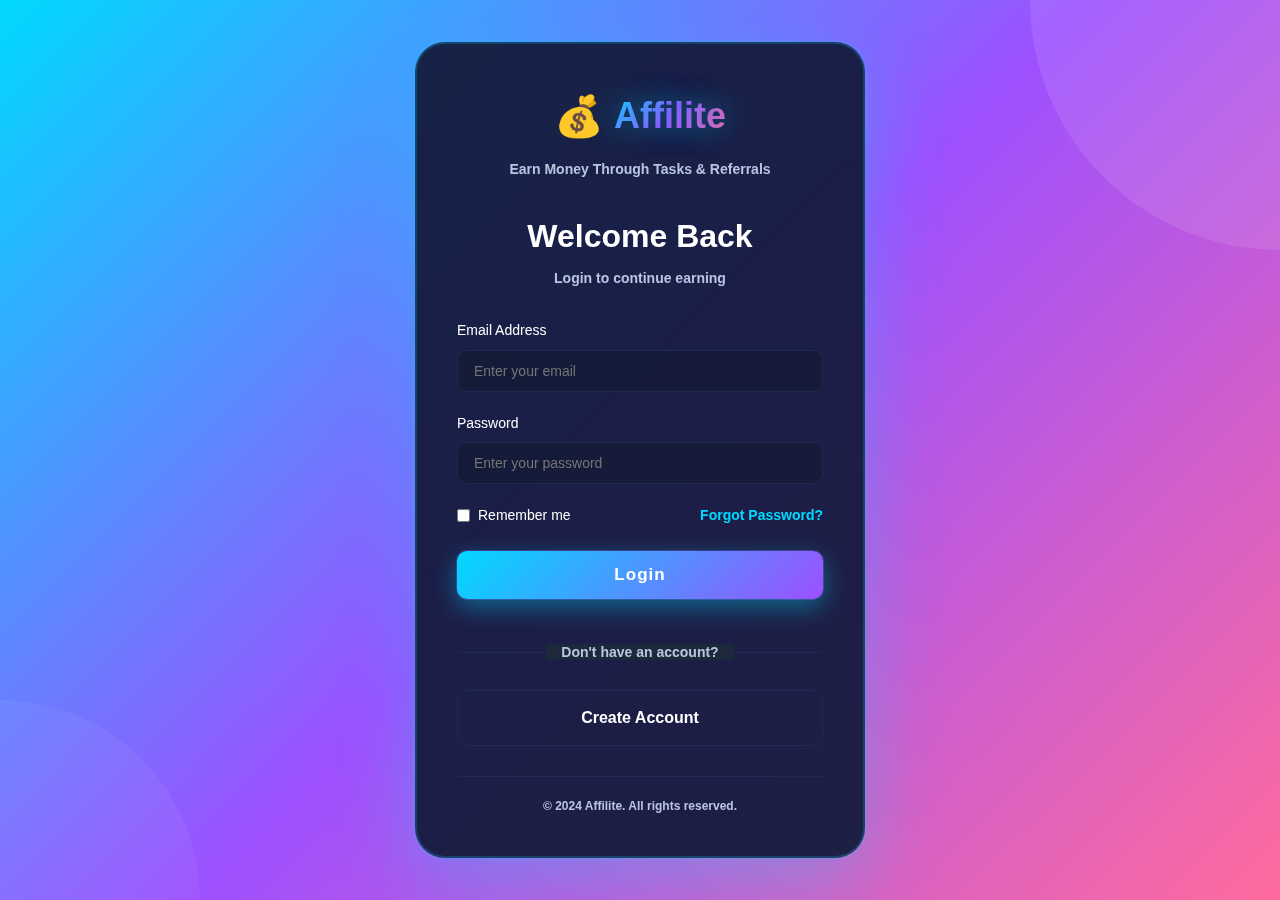
<file: index.html>
<!DOCTYPE html>
<html lang="en">
<head>
    <meta charset="UTF-8">
    <meta name="viewport" content="width=device-width, initial-scale=1.0">
    <title>Affilite - Affiliate Marketing Platform</title>
    <link rel="stylesheet" href="styles.css">
    <link href="https://fonts.googleapis.com/css2?family=Poppins:wght@300;400;500;600;700&display=swap" rel="stylesheet">
</head>
<body>
    <div class="auth-container">
        <div class="auth-box">
            <div class="logo-section">
                <div class="logo">
                    <span class="logo-icon">💰</span>
                    <h1>Affilite</h1>
                </div>
                <p class="tagline">Earn Money Through Tasks & Referrals</p>
            </div>

            <div class="auth-form">
                <h2>Welcome Back</h2>
                <p class="subtitle">Login to continue earning</p>

                <form id="loginForm">
                    <div class="form-group">
                        <label for="email">Email Address</label>
                        <input type="email" id="email" name="email" placeholder="Enter your email" required>
                    </div>

                    <div class="form-group">
                        <label for="password">Password</label>
                        <input type="password" id="password" name="password" placeholder="Enter your password" required>
                    </div>

                    <div class="form-group checkbox-group">
                        <label>
                            <input type="checkbox" id="remember">
                            <span>Remember me</span>
                        </label>
                        <a href="#" class="forgot-link">Forgot Password?</a>
                    </div>

                    <button type="submit" class="btn btn-primary">Login</button>
                </form>

                <div class="divider">
                    <span>Don't have an account?</span>
                </div>

                <a href="signup.html" class="btn btn-secondary">Create Account</a>
            </div>

            <div class="auth-footer">
                <p>&copy; 2024 Affilite. All rights reserved.</p>
            </div>
        </div>
    </div>

    <script src="script.js"></script>
</body>
</html>
</file>
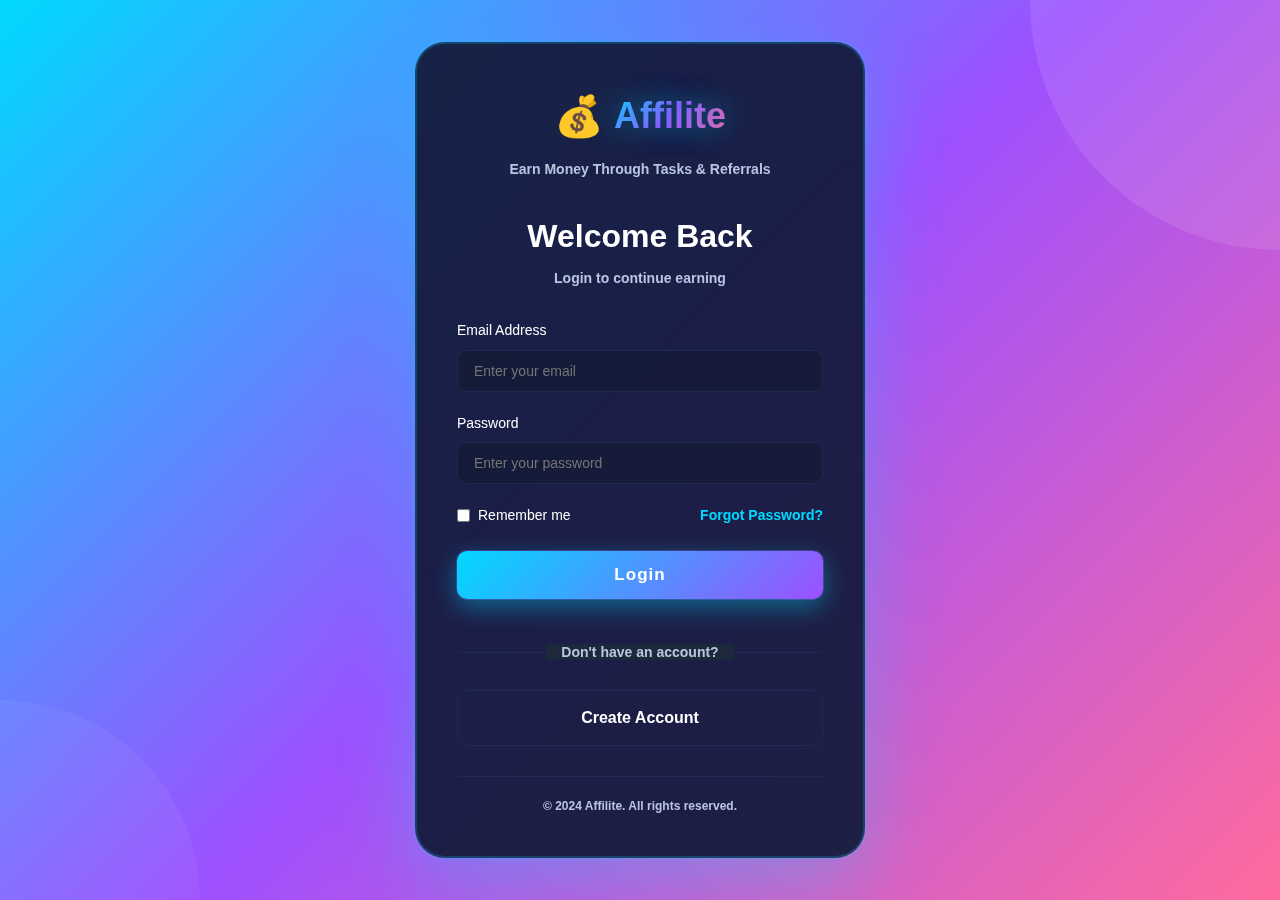
<file: dashboard.html>
<!DOCTYPE html>
<html lang="en">
<head>
    <meta charset="UTF-8">
    <meta name="viewport" content="width=device-width, initial-scale=1.0">
    <title>Dashboard - Affilite</title>
    <link rel="stylesheet" href="styles.css">
    <link href="https://fonts.googleapis.com/css2?family=Poppins:wght@300;400;500;600;700&display=swap" rel="stylesheet">
</head>
<body>
    <div class="dashboard-container">
        <!-- Sidebar -->
        <aside class="sidebar" id="sidebar">
            <div class="sidebar-header">
                <div class="logo">
                    <span class="logo-icon">💰</span>
                    <h1 class="logo-text">Affilite</h1>
                </div>
                <button class="sidebar-toggle" id="sidebarToggle" title="Toggle Sidebar">
                    <span class="toggle-icon">◀</span>
                </button>
            </div>

            <nav class="sidebar-nav">
                <a href="#dashboard" class="nav-item active" data-page="dashboard">
                    <span class="nav-icon">📊</span>
                    <span>Dashboard</span>
                </a>
                <a href="#tasks" class="nav-item" data-page="tasks">
                    <span class="nav-icon">✅</span>
                    <span>Tasks</span>
                </a>
                <a href="#referrals" class="nav-item" data-page="referrals">
                    <span class="nav-icon">👥</span>
                    <span>Referrals</span>
                </a>
                <a href="#earnings" class="nav-item" data-page="earnings">
                    <span class="nav-icon">💵</span>
                    <span>Earnings</span>
                </a>
                <a href="#spin" class="nav-item" data-page="spin">
                    <span class="nav-icon">🎰</span>
                    <span>Daily Spin</span>
                </a>
                <a href="#profile" class="nav-item" data-page="profile">
                    <span class="nav-icon">👤</span>
                    <span>Profile</span>
                </a>
            </nav>

            <div class="sidebar-footer">
                <button class="btn-logout" id="logoutBtn">Logout</button>
            </div>
        </aside>

        <!-- Main Content -->
        <main class="main-content" id="mainContent">
            <!-- Header -->
            <header class="dashboard-header">
                <div class="header-left">
                    <button class="sidebar-toggle-mobile" id="sidebarToggleMobile" title="Toggle Sidebar">☰</button>
                    <h2 id="pageTitle">Dashboard</h2>
                    <p class="welcome-text">Welcome back, <span id="userName">User</span>!</p>
                </div>
                <div class="header-right">
                    <div class="balance-card">
                        <div class="balance-item">
                            <span class="balance-label">Total Balance</span>
                            <span class="balance-amount" id="totalBalance">$0.00</span>
                        </div>
                        <div class="balance-item">
                            <span class="balance-label">Bonus Balance</span>
                            <span class="balance-amount bonus" id="bonusBalance">$0.00</span>
                        </div>
                    </div>
                </div>
            </header>

            <!-- Dashboard Page -->
            <div class="page-content" id="dashboardPage">
                <!-- Stats Cards -->
                <div class="stats-grid">
                    <div class="stat-card">
                        <div class="stat-icon">💰</div>
                        <div class="stat-info">
                            <h3>Total Earnings</h3>
                            <p class="stat-value" id="totalEarnings">$0.00</p>
                        </div>
                    </div>
                    <div class="stat-card">
                        <div class="stat-icon">✅</div>
                        <div class="stat-info">
                            <h3>Tasks Completed</h3>
                            <p class="stat-value" id="tasksCompleted">0</p>
                        </div>
                    </div>
                    <div class="stat-card">
                        <div class="stat-icon">👥</div>
                        <div class="stat-info">
                            <h3>Referrals</h3>
                            <p class="stat-value" id="totalReferrals">0</p>
                        </div>
                    </div>
                    <div class="stat-card">
                        <div class="stat-icon">📈</div>
                        <div class="stat-info">
                            <h3>Success Rate</h3>
                            <p class="stat-value" id="successRate">0%</p>
                        </div>
                    </div>
                </div>

                <!-- Account Status -->
                <div class="account-status-card" id="accountStatusCard">
                    <div class="status-content">
                        <div class="status-icon">⚠️</div>
                        <div class="status-text">
                            <h3>Account Not Activated</h3>
                            <p>Activate your account to start earning. Pay the activation fee using the PayBill number below.</p>
                        </div>
                    </div>
                    <div class="activation-fee-display">
                        <div class="fee-amount-card">
                            <div class="fee-label">Activation Fee Required</div>
                            <div class="fee-amount" id="activationFeeAmount">$25.00</div>
                            <div class="fee-note">One-time payment to activate your account</div>
                        </div>
                    </div>
                    <div class="paybill-section">
                        <div class="paybill-info">
                            <h4>PayBill Number</h4>
                            <p class="paybill-number">529529</p>
                            <p class="paybill-account">Account: <span id="userAccountNumber">ACC-123456</span></p>
                            <p class="paybill-amount">Amount: <span class="amount-highlight" id="paybillAmount">$25.00</span></p>
                        </div>
                        <button class="btn btn-primary" id="activateBtn">Activate Account</button>
                    </div>
                </div>

                <!-- Recent Activity -->
                <div class="activity-section">
                    <h3>Recent Activity</h3>
                    <div class="activity-list" id="activityList">
                        <div class="activity-item">
                            <div class="activity-icon">🎉</div>
                            <div class="activity-content">
                                <p><strong>Account Created</strong></p>
                                <span class="activity-time">Just now</span>
                            </div>
                        </div>
                    </div>
                </div>
            </div>

            <!-- Tasks Page -->
            <div class="page-content hidden" id="tasksPage">
                <div class="page-header">
                    <h2>Available Tasks</h2>
                    <p>Complete tasks to earn money</p>
                </div>

                <div class="tasks-grid" id="tasksGrid">
                    <!-- Tasks will be dynamically loaded -->
                </div>
            </div>

            <!-- Referrals Page -->
            <div class="page-content hidden" id="referralsPage">
                <div class="page-header">
                    <h2>Referral Program</h2>
                    <p>Earn money by referring friends</p>
                </div>

                <div class="referral-section">
                    <div class="referral-card">
                        <h3>Your Referral Code</h3>
                        <div class="referral-code-box">
                            <input type="text" id="referralCodeDisplay" readonly>
                            <button class="btn-copy" id="copyReferralBtn">Copy</button>
                        </div>
                        <p class="referral-info">Share this code with friends. You earn $5 for each successful referral!</p>
                    </div>

                    <div class="referral-stats">
                        <div class="referral-stat-item">
                            <h4>Total Referrals</h4>
                            <p class="stat-number" id="refCount">0</p>
                        </div>
                        <div class="referral-stat-item">
                            <h4>Referral Earnings</h4>
                            <p class="stat-number">$<span id="refEarnings">0.00</span></p>
                        </div>
                    </div>

                    <div class="referrals-list">
                        <h3>Your Referrals</h3>
                        <div id="referralsList">
                            <p class="empty-state">No referrals yet. Share your code to start earning!</p>
                        </div>
                    </div>
                </div>
            </div>

            <!-- Earnings Page -->
            <div class="page-content hidden" id="earningsPage">
                <div class="page-header">
                    <h2>Earnings History</h2>
                    <p>Track all your earnings</p>
                </div>

                <div class="earnings-summary">
                    <div class="earnings-card">
                        <h4>Total Earnings</h4>
                        <p class="earnings-amount" id="earningsTotal">$0.00</p>
                    </div>
                    <div class="earnings-card">
                        <h4>Bonus Balance</h4>
                        <p class="earnings-amount bonus" id="earningsBonus">$0.00</p>
                    </div>
                    <div class="earnings-card">
                        <h4>Available for Withdrawal</h4>
                        <p class="earnings-amount" id="earningsAvailable">$0.00</p>
                    </div>
                </div>

                <div class="transactions-section">
                    <h3>Transaction History</h3>
                    <div id="transactionsList">
                        <p class="empty-state">No transactions yet</p>
                    </div>
                </div>
            </div>

            <!-- Spin Wheel Page -->
            <div class="page-content hidden" id="spinPage">
                <div class="page-header">
                    <h2>Daily Spin</h2>
                    <p>Spin the wheel and win rewards!</p>
                </div>

                <div class="spin-section">
                    <div class="spin-container">
                        <div class="spin-info-card">
                            <h3>Spin to Win!</h3>
                            <p class="spin-description">Spin the wheel to win cash rewards, bonuses, and more!</p>
                            <div class="spin-status" id="spinStatus">
                                <p id="spinStatusText">You have spins available!</p>
                                <p class="spin-count" id="spinCountText">Daily spins remaining: <span id="dailySpinCount">0</span></p>
                                <p class="spin-count" id="welcomeSpinCount" style="display: none;">Welcome spin available!</p>
                            </div>
                        </div>
                        
                        <div class="wheel-container">
                            <canvas id="spinWheel" width="400" height="400"></canvas>
                            <div class="wheel-pointer"></div>
                            <button class="btn-spin" id="spinButton" disabled>SPIN</button>
                        </div>

                        <div class="spin-prizes">
                            <h4>Possible Prizes</h4>
                            <div class="prizes-grid" id="prizesGrid">
                                <!-- Prizes will be loaded here -->
                            </div>
                        </div>
                    </div>

                    <div class="spin-history-section">
                        <h3>Spin History</h3>
                        <div id="spinHistoryList">
                            <p class="empty-state">No spins yet. Spin the wheel to win rewards!</p>
                        </div>
                    </div>
                </div>
            </div>

            <!-- Profile Page -->
            <div class="page-content hidden" id="profilePage">
                <div class="page-header">
                    <h2>Profile Settings</h2>
                    <p>Manage your account information</p>
                </div>

                <div class="profile-section">
                    <div class="profile-card">
                        <h3>Personal Information</h3>
                        <form id="profileForm">
                            <div class="form-group">
                                <label>Full Name</label>
                                <input type="text" id="profileName" placeholder="Full Name">
                            </div>
                            <div class="form-group">
                                <label>Email Address</label>
                                <input type="email" id="profileEmail" placeholder="Email">
                            </div>
                            <div class="form-group">
                                <label>Phone Number</label>
                                <input type="tel" id="profilePhone" placeholder="Phone">
                            </div>
                            <button type="submit" class="btn btn-primary">Update Profile</button>
                        </form>
                    </div>

                    <div class="profile-card">
                        <h3>Account Information</h3>
                        <div class="account-info">
                            <div class="info-item">
                                <span class="info-label">Account Number:</span>
                                <span class="info-value" id="accountNumberDisplay">ACC-123456</span>
                            </div>
                            <div class="info-item">
                                <span class="info-label">Member Since:</span>
                                <span class="info-value" id="memberSince">2024</span>
                            </div>
                            <div class="info-item">
                                <span class="info-label">Account Status:</span>
                                <span class="info-value status-badge" id="accountStatusDisplay">Inactive</span>
                            </div>
                        </div>
                    </div>
                </div>
            </div>
        </main>
    </div>

    <!-- Trivia Modal -->
    <div class="modal" id="triviaModal">
        <div class="modal-content">
            <span class="modal-close" id="closeTrivia">&times;</span>
            <h2>Trivia Question</h2>
            <div id="triviaQuestion">
                <!-- Question will be loaded here -->
            </div>
            <div id="triviaOptions" class="trivia-options">
                <!-- Options will be loaded here -->
            </div>
            <button class="btn btn-primary" id="submitTrivia" disabled>Submit Answer</button>
        </div>
    </div>

    <!-- Welcome Message Modal -->
    <div class="modal welcome-modal" id="welcomeModal">
        <div class="modal-content welcome-modal-content">
            <div class="welcome-animation">
                <div class="welcome-icon">🎉</div>
                <h2 class="welcome-title">Welcome to Affilite!</h2>
                <p class="welcome-message" id="welcomeMessageText">We're excited to have you here. Let's start earning together!</p>
                <div class="welcome-features">
                    <div class="welcome-feature">
                        <span class="feature-icon">✅</span>
                        <span>Complete Tasks</span>
                    </div>
                    <div class="welcome-feature">
                        <span class="feature-icon">👥</span>
                        <span>Refer Friends</span>
                    </div>
                    <div class="welcome-feature">
                        <span class="feature-icon">🎰</span>
                        <span>Daily Spin</span>
                    </div>
                    <div class="welcome-feature">
                        <span class="feature-icon">💰</span>
                        <span>Earn Money</span>
                    </div>
                </div>
                <button class="btn btn-primary welcome-btn" id="welcomeCloseBtn">Let's Get Started!</button>
            </div>
        </div>
    </div>

    <script src="script.js"></script>
</body>
</html>
</file>
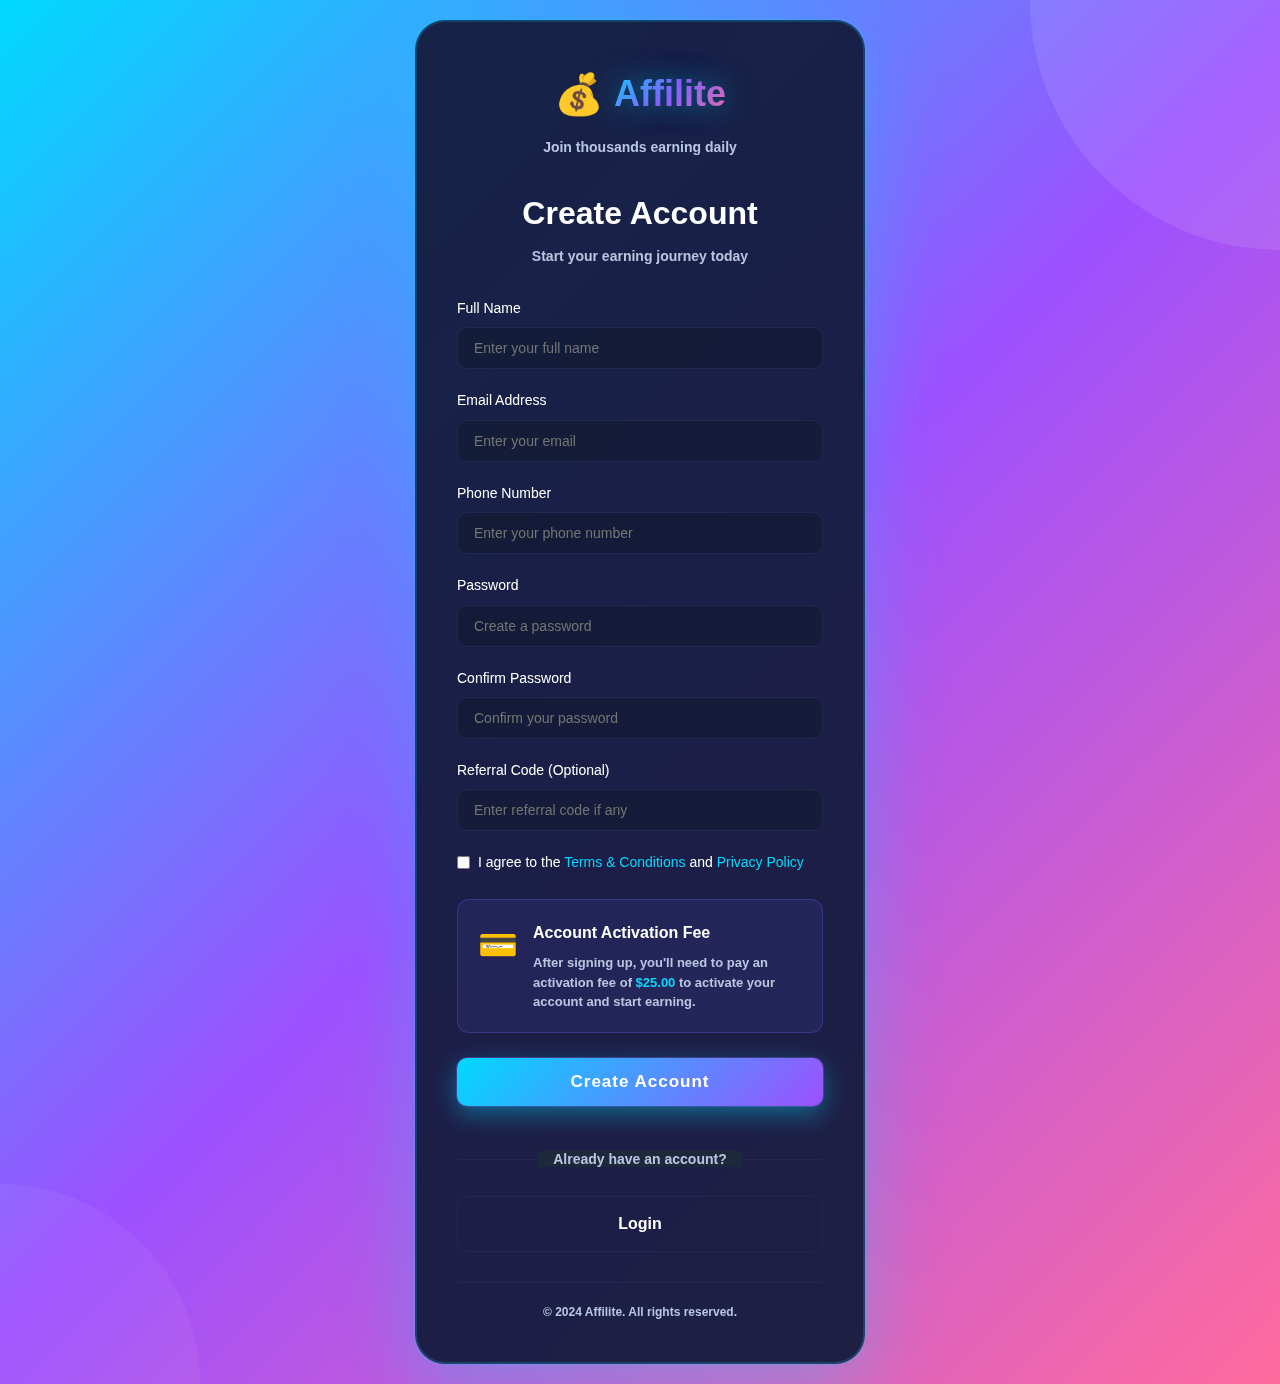
<file: signup.html>
<!DOCTYPE html>
<html lang="en">
<head>
    <meta charset="UTF-8">
    <meta name="viewport" content="width=device-width, initial-scale=1.0">
    <title>Sign Up - Affilite</title>
    <link rel="stylesheet" href="styles.css">
    <link href="https://fonts.googleapis.com/css2?family=Poppins:wght@300;400;500;600;700&display=swap" rel="stylesheet">
</head>
<body>
    <div class="auth-container">
        <div class="auth-box">
            <div class="logo-section">
                <div class="logo">
                    <span class="logo-icon">💰</span>
                    <h1>Affilite</h1>
                </div>
                <p class="tagline">Join thousands earning daily</p>
            </div>

            <div class="auth-form">
                <h2>Create Account</h2>
                <p class="subtitle">Start your earning journey today</p>

                <form id="signupForm">
                    <div class="form-group">
                        <label for="fullName">Full Name</label>
                        <input type="text" id="fullName" name="fullName" placeholder="Enter your full name" required>
                    </div>

                    <div class="form-group">
                        <label for="signupEmail">Email Address</label>
                        <input type="email" id="signupEmail" name="email" placeholder="Enter your email" required>
                    </div>

                    <div class="form-group">
                        <label for="phone">Phone Number</label>
                        <input type="tel" id="phone" name="phone" placeholder="Enter your phone number" required>
                    </div>

                    <div class="form-group">
                        <label for="signupPassword">Password</label>
                        <input type="password" id="signupPassword" name="password" placeholder="Create a password" required>
                    </div>

                    <div class="form-group">
                        <label for="confirmPassword">Confirm Password</label>
                        <input type="password" id="confirmPassword" name="confirmPassword" placeholder="Confirm your password" required>
                    </div>

                    <div class="form-group">
                        <label for="referralCode">Referral Code (Optional)</label>
                        <input type="text" id="referralCode" name="referralCode" placeholder="Enter referral code if any">
                    </div>

                    <div class="form-group checkbox-group">
                        <label>
                            <input type="checkbox" id="terms" required>
                            <span>I agree to the <a href="#">Terms & Conditions</a> and <a href="#">Privacy Policy</a></span>
                        </label>
                    </div>

                    <div class="activation-fee-notice">
                        <div class="fee-icon">💳</div>
                        <div class="fee-info">
                            <h4>Account Activation Fee</h4>
                            <p>After signing up, you'll need to pay an activation fee of <strong>$25.00</strong> to activate your account and start earning.</p>
                        </div>
                    </div>

                    <button type="submit" class="btn btn-primary">Create Account</button>
                </form>

                <div class="divider">
                    <span>Already have an account?</span>
                </div>

                <a href="index.html" class="btn btn-secondary">Login</a>
            </div>

            <div class="auth-footer">
                <p>&copy; 2024 Affilite. All rights reserved.</p>
            </div>
        </div>
    </div>

    <script src="script.js"></script>
</body>
</html>
</file>
<file: styles.css>
* {
    margin: 0;
    padding: 0;
    box-sizing: border-box;
}

:root {
    --primary-color: #00D9FF;
    --primary-dark: #00B8D9;
    --secondary-color: #FF6B9D;
    --success-color: #00FF88;
    --warning-color: #FFB800;
    --danger-color: #FF4444;
    --accent-color: #9D50FF;
    --accent-2: #FF9D00;
    --dark-bg: #0a0e27;
    --darker-bg: #050810;
    --card-bg: #141b3d;
    --text-primary: #ffffff;
    --text-secondary: #b8c5e0;
    --border-color: #1e2a52;
    --gradient-1: linear-gradient(135deg, #00D9FF 0%, #9D50FF 100%);
    --gradient-2: linear-gradient(135deg, #FF6B9D 0%, #FFB800 100%);
    --gradient-3: linear-gradient(135deg, #00FF88 0%, #00D9FF 100%);
    --gradient-4: linear-gradient(135deg, #9D50FF 0%, #FF6B9D 100%);
}

body {
    font-family: -apple-system, BlinkMacSystemFont, 'Segoe UI', 'Arial Black', 'Helvetica Neue', Arial, sans-serif;
    font-weight: 600;
    background: var(--darker-bg);
    color: var(--text-primary);
    line-height: 1.6;
    overflow-x: hidden; /* Prevent horizontal scroll on mobile */
}

* {
    -webkit-tap-highlight-color: transparent; /* Remove tap highlight on mobile */
}

/* Auth Pages Styles */
.auth-container {
    min-height: 100vh;
    min-height: 100dvh; /* Dynamic viewport height for mobile */
    display: flex;
    align-items: center;
    justify-content: center;
    background: linear-gradient(135deg, #00D9FF 0%, #9D50FF 50%, #FF6B9D 100%);
    padding: 20px;
    position: relative;
    overflow: hidden;
}

.auth-container::before {
    content: '';
    position: absolute;
    width: 500px;
    height: 500px;
    background: rgba(255, 255, 255, 0.1);
    border-radius: 50%;
    top: -250px;
    right: -250px;
    animation: float 20s infinite;
}

.auth-container::after {
    content: '';
    position: absolute;
    width: 400px;
    height: 400px;
    background: rgba(255, 255, 255, 0.05);
    border-radius: 50%;
    bottom: -200px;
    left: -200px;
    animation: float 15s infinite reverse;
}

@keyframes float {
    0%, 100% { transform: translate(0, 0) rotate(0deg); }
    50% { transform: translate(50px, 50px) rotate(180deg); }
}

.auth-box {
    background: rgba(20, 27, 61, 0.95);
    backdrop-filter: blur(20px);
    border-radius: 30px;
    padding: 40px;
    width: 100%;
    max-width: 450px;
    box-shadow: 0 25px 80px rgba(0, 217, 255, 0.3), 0 0 0 2px rgba(0, 217, 255, 0.1);
    position: relative;
    z-index: 1;
    border: 2px solid rgba(0, 217, 255, 0.2);
}

.logo-section {
    text-align: center;
    margin-bottom: 30px;
}

.logo {
    display: flex;
    align-items: center;
    justify-content: center;
    gap: 10px;
    margin-bottom: 10px;
}

.logo-icon {
    font-size: 40px;
}

.logo h1 {
    font-size: 36px;
    font-weight: 900;
    font-family: 'Arial Black', 'Helvetica Neue', Arial, sans-serif;
    background: linear-gradient(135deg, #00D9FF 0%, #9D50FF 50%, #FF6B9D 100%);
    -webkit-background-clip: text;
    -webkit-text-fill-color: transparent;
    background-clip: text;
    text-shadow: 0 0 30px rgba(0, 217, 255, 0.5);
}

.tagline {
    color: var(--text-secondary);
    font-size: 14px;
}

.auth-form h2 {
    font-size: 32px;
    font-weight: 900;
    font-family: 'Arial Black', 'Helvetica Neue', Arial, sans-serif;
    margin-bottom: 5px;
    text-align: center;
    color: #ffffff;
}

.subtitle {
    text-align: center;
    color: var(--text-secondary);
    margin-bottom: 30px;
    font-size: 14px;
}

.form-group {
    margin-bottom: 20px;
}

.form-group label {
    display: block;
    margin-bottom: 8px;
    color: var(--text-primary);
    font-weight: 500;
    font-size: 14px;
}

.form-group input {
    width: 100%;
    padding: 12px 16px;
    background: rgba(15, 23, 42, 0.5);
    border: 1px solid var(--border-color);
    border-radius: 10px;
    color: var(--text-primary);
    font-size: 14px;
    transition: all 0.3s;
}

.form-group input:focus {
    outline: none;
    border-color: var(--primary-color);
    background: rgba(15, 23, 42, 0.7);
}

.checkbox-group {
    display: flex;
    justify-content: space-between;
    align-items: center;
    margin-bottom: 25px;
}

.checkbox-group label {
    display: flex;
    align-items: center;
    gap: 8px;
    margin: 0;
    font-weight: 400;
    cursor: pointer;
}

.checkbox-group input[type="checkbox"] {
    width: auto;
    cursor: pointer;
}

.checkbox-group a {
    color: var(--primary-color);
    text-decoration: none;
    font-size: 14px;
}

.forgot-link {
    color: var(--primary-color);
    text-decoration: none;
    font-size: 14px;
}

.btn {
    width: 100%;
    padding: 14px;
    border: none;
    border-radius: 10px;
    font-size: 16px;
    font-weight: 600;
    cursor: pointer;
    transition: all 0.3s;
    text-decoration: none;
    display: inline-block;
    text-align: center;
}

.btn-primary {
    background: var(--gradient-1);
    color: white;
    margin-bottom: 15px;
    font-weight: 800;
    font-size: 17px;
    letter-spacing: 1px;
    border: none;
    box-shadow: 0 8px 25px rgba(0, 217, 255, 0.4), 0 0 0 1px rgba(157, 80, 255, 0.3);
}

.btn-primary:hover {
    transform: translateY(-3px);
    box-shadow: 0 15px 35px rgba(0, 217, 255, 0.6), 0 0 0 2px rgba(157, 80, 255, 0.5);
}

.btn-secondary {
    background: transparent;
    color: var(--text-primary);
    border: 1px solid var(--border-color);
}

.btn-secondary:hover {
    background: rgba(255, 255, 255, 0.05);
    border-color: var(--primary-color);
}

.divider {
    text-align: center;
    margin: 25px 0;
    position: relative;
}

.divider::before {
    content: '';
    position: absolute;
    top: 50%;
    left: 0;
    right: 0;
    height: 1px;
    background: var(--border-color);
}

.divider span {
    background: rgba(30, 41, 59, 0.95);
    padding: 0 15px;
    position: relative;
    color: var(--text-secondary);
    font-size: 14px;
}

.auth-footer {
    text-align: center;
    margin-top: 30px;
    padding-top: 20px;
    border-top: 1px solid var(--border-color);
}

.auth-footer p {
    color: var(--text-secondary);
    font-size: 12px;
}

/* Activation Fee Notice */
.activation-fee-notice {
    background: rgba(99, 102, 241, 0.1);
    border: 1px solid rgba(99, 102, 241, 0.3);
    border-radius: 12px;
    padding: 20px;
    margin-bottom: 25px;
    display: flex;
    align-items: start;
    gap: 15px;
}

.fee-icon {
    font-size: 32px;
    flex-shrink: 0;
}

.fee-info h4 {
    font-size: 16px;
    margin-bottom: 8px;
    color: var(--text-primary);
    font-weight: 600;
}

.fee-info p {
    font-size: 13px;
    color: var(--text-secondary);
    line-height: 1.5;
    margin: 0;
}

.fee-info strong {
    color: var(--primary-color);
    font-weight: 600;
}

/* Dashboard Styles */
.dashboard-container {
    display: flex;
    min-height: 100vh;
    min-height: 100dvh; /* Dynamic viewport height for mobile */
    background: var(--darker-bg);
    overflow-x: hidden;
}

.sidebar {
    width: 260px;
    background: var(--dark-bg);
    border-right: 1px solid var(--border-color);
    display: flex;
    flex-direction: column;
    position: fixed;
    height: 100vh;
    height: 100dvh; /* Dynamic viewport height for mobile */
    overflow-y: auto;
    overflow-x: hidden;
    transition: transform 0.3s ease, width 0.3s ease;
    z-index: 1000;
    -webkit-overflow-scrolling: touch; /* Smooth scrolling on iOS */
}

.sidebar.collapsed {
    transform: translateX(-100%);
}

.sidebar-header {
    padding: 25px 20px;
    border-bottom: 1px solid var(--border-color);
    display: flex;
    justify-content: space-between;
    align-items: center;
    gap: 15px;
}

.sidebar-toggle {
    background: rgba(0, 217, 255, 0.1);
    border: 2px solid rgba(0, 217, 255, 0.3);
    border-radius: 8px;
    padding: 8px 10px;
    cursor: pointer;
    color: var(--primary-color);
    font-size: 14px;
    transition: all 0.3s;
    display: flex;
    align-items: center;
    justify-content: center;
    min-width: 32px;
    height: 32px;
}

.sidebar-toggle:hover {
    background: rgba(0, 217, 255, 0.2);
    border-color: rgba(0, 217, 255, 0.5);
    transform: scale(1.1);
}

.toggle-icon {
    transition: transform 0.3s;
    display: inline-block;
}

.sidebar.collapsed .toggle-icon {
    transform: rotate(180deg);
}

.sidebar-toggle-mobile {
    display: none;
    background: rgba(0, 217, 255, 0.1);
    border: 2px solid rgba(0, 217, 255, 0.3);
    border-radius: 8px;
    padding: 10px 15px;
    cursor: pointer;
    color: var(--primary-color);
    font-size: 20px;
    font-weight: 900;
    transition: all 0.3s;
    margin-right: 15px;
}

.sidebar-toggle-mobile:hover {
    background: rgba(0, 217, 255, 0.2);
    border-color: rgba(0, 217, 255, 0.5);
}

.sidebar .logo {
    justify-content: flex-start;
    flex: 1;
    min-width: 0;
}

.logo-text {
    font-size: 24px;
    transition: opacity 0.3s;
}

.sidebar.collapsed .logo-text {
    opacity: 0;
    width: 0;
    overflow: hidden;
}

.sidebar-nav {
    flex: 1;
    padding: 20px 0;
}

.nav-item {
    display: flex;
    align-items: center;
    gap: 12px;
    padding: 14px 20px;
    color: var(--text-secondary);
    text-decoration: none;
    transition: all 0.3s;
    border-left: 3px solid transparent;
    white-space: nowrap;
}

.nav-item span:not(.nav-icon) {
    transition: opacity 0.3s;
}

.sidebar.collapsed .nav-item span:not(.nav-icon) {
    opacity: 0;
    width: 0;
    overflow: hidden;
}

.sidebar.collapsed .nav-item {
    justify-content: center;
    padding: 14px;
}

.nav-item:hover {
    background: rgba(99, 102, 241, 0.1);
    color: var(--text-primary);
    border-left-color: var(--primary-color);
}

.nav-item.active {
    background: rgba(99, 102, 241, 0.15);
    color: var(--primary-color);
    border-left-color: var(--primary-color);
}

.nav-icon {
    font-size: 20px;
}

.sidebar-footer {
    padding: 20px;
    border-top: 1px solid var(--border-color);
}

.btn-logout {
    width: 100%;
    padding: 12px;
    background: rgba(239, 68, 68, 0.1);
    border: 1px solid rgba(239, 68, 68, 0.3);
    color: var(--danger-color);
    border-radius: 8px;
    cursor: pointer;
    font-weight: 500;
    transition: all 0.3s;
}

.btn-logout:hover {
    background: rgba(239, 68, 68, 0.2);
}

.main-content {
    flex: 1;
    margin-left: 260px;
    padding: 30px;
    transition: margin-left 0.3s ease;
    width: calc(100% - 260px);
    max-width: 100%;
    overflow-x: hidden;
}

.sidebar.collapsed ~ .main-content {
    margin-left: 0;
    width: 100%;
}

.dashboard-header {
    display: flex;
    justify-content: space-between;
    align-items: center;
    margin-bottom: 30px;
    flex-wrap: wrap;
    gap: 20px;
}

.header-left {
    display: flex;
    align-items: center;
    gap: 15px;
    flex: 1;
}

.header-left h2 {
    font-size: 36px;
    font-weight: 900;
    font-family: 'Arial Black', 'Helvetica Neue', Arial, sans-serif;
    margin-bottom: 8px;
    color: #ffffff;
    text-shadow: 0 0 25px rgba(0, 217, 255, 0.5);
}

.welcome-text {
    color: var(--text-secondary);
    font-size: 14px;
}

.balance-card {
    display: flex;
    gap: 20px;
    background: linear-gradient(135deg, rgba(0, 217, 255, 0.1) 0%, rgba(157, 80, 255, 0.1) 100%);
    padding: 25px 35px;
    border-radius: 25px;
    border: 2px solid rgba(0, 217, 255, 0.3);
    box-shadow: 0 10px 40px rgba(0, 217, 255, 0.2), inset 0 0 20px rgba(157, 80, 255, 0.1);
    backdrop-filter: blur(10px);
}

.balance-item {
    display: flex;
    flex-direction: column;
    gap: 5px;
}

.balance-label {
    font-size: 12px;
    color: var(--text-secondary);
    text-transform: uppercase;
    letter-spacing: 1px;
}

.balance-amount {
    font-size: 24px;
    font-weight: 700;
    color: var(--text-primary);
}

.balance-amount.bonus {
    color: var(--warning-color);
}

.page-content {
    animation: fadeIn 0.3s;
}

@keyframes fadeIn {
    from {
        opacity: 0;
        transform: translateY(10px);
    }
    to {
        opacity: 1;
        transform: translateY(0);
    }
}

.hidden {
    display: none;
}

/* Stats Grid */
.stats-grid {
    display: grid;
    grid-template-columns: repeat(auto-fit, minmax(250px, 1fr));
    gap: 20px;
    margin-bottom: 30px;
}

.stat-card {
    background: linear-gradient(135deg, rgba(0, 217, 255, 0.08) 0%, rgba(157, 80, 255, 0.08) 100%);
    border: 2px solid rgba(0, 217, 255, 0.25);
    border-radius: 25px;
    padding: 30px;
    display: flex;
    align-items: center;
    gap: 20px;
    transition: all 0.4s cubic-bezier(0.175, 0.885, 0.32, 1.275);
    box-shadow: 0 8px 30px rgba(0, 0, 0, 0.2), inset 0 0 15px rgba(0, 217, 255, 0.05);
    position: relative;
    overflow: hidden;
}

.stat-card::before {
    content: '';
    position: absolute;
    top: 0;
    left: -100%;
    width: 100%;
    height: 100%;
    background: linear-gradient(90deg, transparent, rgba(0, 217, 255, 0.1), transparent);
    transition: left 0.5s;
}

.stat-card:hover::before {
    left: 100%;
}

.stat-card:hover {
    transform: translateY(-8px) scale(1.02);
    box-shadow: 0 15px 50px rgba(0, 217, 255, 0.4), 0 0 0 2px rgba(157, 80, 255, 0.3);
    border-color: rgba(0, 217, 255, 0.5);
}

.stat-icon {
    font-size: 45px;
    width: 80px;
    height: 80px;
    display: flex;
    align-items: center;
    justify-content: center;
    background: linear-gradient(135deg, rgba(0, 217, 255, 0.2) 0%, rgba(157, 80, 255, 0.2) 100%);
    border-radius: 20px;
    border: 2px solid rgba(0, 217, 255, 0.3);
    box-shadow: 0 5px 20px rgba(0, 217, 255, 0.2);
}

.stat-info h3 {
    font-size: 15px;
    color: var(--text-secondary);
    margin-bottom: 8px;
    font-weight: 700;
    text-transform: uppercase;
    letter-spacing: 1px;
}

.stat-value {
    font-size: 32px;
    font-weight: 900;
    font-family: 'Arial Black', 'Helvetica Neue', Arial, sans-serif;
    color: var(--text-primary);
    text-shadow: 0 0 20px rgba(0, 217, 255, 0.5);
}

/* Account Status Card */
.account-status-card {
    background: linear-gradient(135deg, rgba(255, 184, 0, 0.15) 0%, rgba(255, 107, 157, 0.1) 100%);
    border: 2px solid rgba(255, 184, 0, 0.4);
    border-radius: 30px;
    padding: 35px;
    margin-bottom: 30px;
    box-shadow: 0 15px 50px rgba(255, 184, 0, 0.2), inset 0 0 30px rgba(255, 107, 157, 0.1);
    position: relative;
    overflow: hidden;
}

.account-status-card::before {
    content: '';
    position: absolute;
    top: -50%;
    right: -50%;
    width: 200%;
    height: 200%;
    background: radial-gradient(circle, rgba(255, 184, 0, 0.1) 0%, transparent 70%);
    animation: pulse 3s ease-in-out infinite;
}

@keyframes pulse {
    0%, 100% { transform: scale(1); opacity: 0.5; }
    50% { transform: scale(1.1); opacity: 0.8; }
}

.account-status-card.activated {
    background: linear-gradient(135deg, rgba(0, 255, 136, 0.15) 0%, rgba(0, 217, 255, 0.1) 100%);
    border-color: rgba(0, 255, 136, 0.4);
    box-shadow: 0 15px 50px rgba(0, 255, 136, 0.2), inset 0 0 30px rgba(0, 217, 255, 0.1);
}

.status-content {
    display: flex;
    align-items: center;
    gap: 20px;
    margin-bottom: 25px;
}

.status-icon {
    font-size: 40px;
}

.status-text h3 {
    margin-bottom: 8px;
    font-size: 24px;
    font-weight: 900;
    font-family: 'Arial Black', 'Helvetica Neue', Arial, sans-serif;
}

.status-text p {
    color: var(--text-secondary);
    font-size: 14px;
}

.activation-fee-display {
    margin-bottom: 25px;
    padding-bottom: 25px;
    border-bottom: 1px solid var(--border-color);
}

.fee-amount-card {
    background: linear-gradient(135deg, rgba(255, 184, 0, 0.2) 0%, rgba(255, 107, 157, 0.15) 100%);
    border: 3px solid rgba(255, 184, 0, 0.5);
    border-radius: 25px;
    padding: 30px;
    text-align: center;
    box-shadow: 0 10px 40px rgba(255, 184, 0, 0.3), inset 0 0 20px rgba(255, 184, 0, 0.1);
}

.fee-label {
    font-size: 13px;
    color: var(--text-secondary);
    text-transform: uppercase;
    letter-spacing: 1.5px;
    margin-bottom: 10px;
    font-weight: 500;
}

.fee-amount {
    font-size: 48px;
    font-weight: 900;
    font-family: 'Arial Black', 'Helvetica Neue', Arial, sans-serif;
    color: var(--warning-color);
    margin-bottom: 10px;
    text-shadow: 0 0 30px rgba(255, 184, 0, 0.8), 0 4px 15px rgba(255, 184, 0, 0.4);
}

.fee-note {
    font-size: 13px;
    color: var(--text-secondary);
    font-style: italic;
}

.paybill-section {
    display: flex;
    justify-content: space-between;
    align-items: center;
    padding-top: 25px;
    border-top: 1px solid var(--border-color);
    flex-wrap: wrap;
    gap: 20px;
}

.paybill-info h4 {
    font-size: 14px;
    color: var(--text-secondary);
    margin-bottom: 10px;
    text-transform: uppercase;
    letter-spacing: 1px;
}

.paybill-number {
    font-size: 32px;
    font-weight: 700;
    color: var(--primary-color);
    margin-bottom: 5px;
    letter-spacing: 3px;
}

.paybill-account {
    color: var(--text-secondary);
    font-size: 14px;
    margin-bottom: 5px;
}

.paybill-amount {
    color: var(--text-secondary);
    font-size: 14px;
}

.amount-highlight {
    color: var(--warning-color);
    font-weight: 700;
    font-size: 18px;
}

#activateBtn {
    width: auto;
    padding: 12px 30px;
}

/* Activity Section */
.activity-section {
    background: linear-gradient(135deg, rgba(0, 217, 255, 0.08) 0%, rgba(157, 80, 255, 0.08) 100%);
    border: 2px solid rgba(0, 217, 255, 0.25);
    border-radius: 30px;
    padding: 30px;
    box-shadow: 0 15px 50px rgba(0, 217, 255, 0.2), inset 0 0 25px rgba(157, 80, 255, 0.1);
}

.activity-section h3 {
    margin-bottom: 25px;
    font-size: 26px;
    font-weight: 900;
    font-family: 'Arial Black', 'Helvetica Neue', Arial, sans-serif;
    color: #ffffff;
}

.activity-list {
    display: flex;
    flex-direction: column;
    gap: 15px;
}

.activity-item {
    display: flex;
    align-items: center;
    gap: 15px;
    padding: 15px;
    background: rgba(15, 23, 42, 0.5);
    border-radius: 10px;
}

.activity-icon {
    font-size: 24px;
    width: 45px;
    height: 45px;
    display: flex;
    align-items: center;
    justify-content: center;
    background: rgba(99, 102, 241, 0.1);
    border-radius: 10px;
}

.activity-content p {
    margin-bottom: 3px;
    font-size: 14px;
}

.activity-time {
    font-size: 12px;
    color: var(--text-secondary);
}

/* Tasks Page */
.page-header {
    margin-bottom: 30px;
}

.page-header h2 {
    font-size: 34px;
    font-weight: 900;
    font-family: 'Arial Black', 'Helvetica Neue', Arial, sans-serif;
    margin-bottom: 8px;
    color: #ffffff;
    text-shadow: 0 0 25px rgba(0, 217, 255, 0.5);
}

.page-header p {
    color: var(--text-secondary);
    font-size: 14px;
}

.tasks-grid {
    display: grid;
    grid-template-columns: repeat(auto-fill, minmax(300px, 1fr));
    gap: 20px;
}

.task-card {
    background: linear-gradient(135deg, rgba(0, 217, 255, 0.08) 0%, rgba(157, 80, 255, 0.08) 100%);
    border: 2px solid rgba(0, 217, 255, 0.25);
    border-radius: 25px;
    padding: 30px;
    transition: all 0.4s cubic-bezier(0.175, 0.885, 0.32, 1.275);
    box-shadow: 0 8px 30px rgba(0, 0, 0, 0.2), inset 0 0 15px rgba(0, 217, 255, 0.05);
}

.task-card:hover {
    transform: translateY(-8px) scale(1.02);
    box-shadow: 0 15px 50px rgba(0, 217, 255, 0.4), 0 0 0 2px rgba(157, 80, 255, 0.3);
    border-color: rgba(0, 217, 255, 0.5);
}

.task-header {
    display: flex;
    justify-content: space-between;
    align-items: start;
    margin-bottom: 15px;
}

.task-title {
    font-size: 20px;
    font-weight: 900;
    font-family: 'Arial Black', 'Helvetica Neue', Arial, sans-serif;
    margin-bottom: 8px;
    color: #ffffff;
}

.task-reward {
    background: var(--gradient-1);
    padding: 8px 18px;
    border-radius: 25px;
    font-size: 13px;
    font-weight: 900;
    font-family: 'Arial Black', 'Helvetica Neue', Arial, sans-serif;
    white-space: nowrap;
    box-shadow: 0 5px 20px rgba(0, 217, 255, 0.4);
    border: 1px solid rgba(157, 80, 255, 0.3);
}

.task-description {
    color: var(--text-secondary);
    font-size: 14px;
    margin-bottom: 20px;
    line-height: 1.6;
}

.task-meta {
    display: flex;
    justify-content: space-between;
    align-items: center;
    padding-top: 15px;
    border-top: 1px solid var(--border-color);
}

.task-type {
    font-size: 12px;
    color: var(--text-secondary);
    text-transform: uppercase;
    letter-spacing: 1px;
}

.task-btn {
    padding: 8px 20px;
    background: var(--primary-color);
    border: none;
    border-radius: 8px;
    color: white;
    font-weight: 500;
    cursor: pointer;
    transition: all 0.3s;
    font-size: 14px;
}

.task-btn:hover {
    background: var(--primary-dark);
    transform: scale(1.05);
}

.task-btn:disabled {
    background: var(--border-color);
    cursor: not-allowed;
    opacity: 0.5;
}

/* Referrals Page */
.referral-section {
    display: flex;
    flex-direction: column;
    gap: 30px;
}

.referral-card {
    background: linear-gradient(135deg, rgba(0, 217, 255, 0.1) 0%, rgba(157, 80, 255, 0.1) 100%);
    border: 2px solid rgba(0, 217, 255, 0.3);
    border-radius: 30px;
    padding: 35px;
    box-shadow: 0 15px 50px rgba(0, 217, 255, 0.2), inset 0 0 25px rgba(157, 80, 255, 0.1);
}

.referral-card h3 {
    margin-bottom: 25px;
    font-size: 26px;
    font-weight: 900;
    font-family: 'Arial Black', 'Helvetica Neue', Arial, sans-serif;
    color: #ffffff;
}

.referral-code-box {
    display: flex;
    gap: 10px;
    margin-bottom: 15px;
}

.referral-code-box input {
    flex: 1;
    padding: 15px;
    background: rgba(15, 23, 42, 0.5);
    border: 1px solid var(--border-color);
    border-radius: 10px;
    color: var(--text-primary);
    font-size: 18px;
    font-weight: 600;
    letter-spacing: 2px;
    text-align: center;
}

.btn-copy {
    padding: 15px 25px;
    background: var(--primary-color);
    border: none;
    border-radius: 10px;
    color: white;
    font-weight: 600;
    cursor: pointer;
    transition: all 0.3s;
}

.btn-copy:hover {
    background: var(--primary-dark);
}

.referral-info {
    color: var(--text-secondary);
    font-size: 14px;
}

.referral-stats {
    display: grid;
    grid-template-columns: repeat(auto-fit, minmax(200px, 1fr));
    gap: 20px;
}

.referral-stat-item {
    background: linear-gradient(135deg, rgba(157, 80, 255, 0.1) 0%, rgba(255, 107, 157, 0.1) 100%);
    border: 2px solid rgba(157, 80, 255, 0.3);
    border-radius: 25px;
    padding: 30px;
    text-align: center;
    box-shadow: 0 10px 40px rgba(157, 80, 255, 0.2), inset 0 0 20px rgba(255, 107, 157, 0.1);
}

.referral-stat-item h4 {
    font-size: 14px;
    color: var(--text-secondary);
    margin-bottom: 10px;
    text-transform: uppercase;
    letter-spacing: 1px;
}

.stat-number {
    font-size: 38px;
    font-weight: 900;
    font-family: 'Arial Black', 'Helvetica Neue', Arial, sans-serif;
    color: var(--primary-color);
    text-shadow: 0 0 25px rgba(0, 217, 255, 0.6);
}

.referrals-list {
    background: linear-gradient(135deg, rgba(157, 80, 255, 0.08) 0%, rgba(255, 107, 157, 0.08) 100%);
    border: 2px solid rgba(157, 80, 255, 0.25);
    border-radius: 30px;
    padding: 30px;
    box-shadow: 0 15px 50px rgba(157, 80, 255, 0.2), inset 0 0 25px rgba(255, 107, 157, 0.1);
}

.referrals-list h3 {
    margin-bottom: 25px;
    font-size: 26px;
    font-weight: 900;
    font-family: 'Arial Black', 'Helvetica Neue', Arial, sans-serif;
    color: #ffffff;
}

.empty-state {
    text-align: center;
    color: var(--text-secondary);
    padding: 40px;
    font-size: 14px;
}

/* Earnings Page */
.earnings-summary {
    display: grid;
    grid-template-columns: repeat(auto-fit, minmax(250px, 1fr));
    gap: 20px;
    margin-bottom: 30px;
}

.earnings-card {
    background: linear-gradient(135deg, rgba(0, 255, 136, 0.1) 0%, rgba(0, 217, 255, 0.1) 100%);
    border: 2px solid rgba(0, 255, 136, 0.3);
    border-radius: 25px;
    padding: 30px;
    text-align: center;
    box-shadow: 0 10px 40px rgba(0, 255, 136, 0.2), inset 0 0 20px rgba(0, 217, 255, 0.1);
    transition: all 0.3s;
}

.earnings-card:hover {
    transform: translateY(-5px);
    box-shadow: 0 15px 50px rgba(0, 255, 136, 0.3), inset 0 0 25px rgba(0, 217, 255, 0.15);
}

.earnings-card h4 {
    font-size: 15px;
    font-weight: 800;
    color: var(--text-secondary);
    margin-bottom: 15px;
    text-transform: uppercase;
    letter-spacing: 2px;
}

.earnings-amount {
    font-size: 38px;
    font-weight: 900;
    font-family: 'Arial Black', 'Helvetica Neue', Arial, sans-serif;
    color: var(--text-primary);
    text-shadow: 0 0 25px rgba(0, 255, 136, 0.5);
}

.earnings-amount.bonus {
    color: var(--warning-color);
}

.transactions-section {
    background: linear-gradient(135deg, rgba(0, 217, 255, 0.08) 0%, rgba(157, 80, 255, 0.08) 100%);
    border: 2px solid rgba(0, 217, 255, 0.25);
    border-radius: 30px;
    padding: 30px;
    box-shadow: 0 15px 50px rgba(0, 217, 255, 0.2), inset 0 0 25px rgba(157, 80, 255, 0.1);
}

.transactions-section h3 {
    margin-bottom: 25px;
    font-size: 26px;
    font-weight: 900;
    font-family: 'Arial Black', 'Helvetica Neue', Arial, sans-serif;
    color: #ffffff;
}

.transaction-item {
    display: flex;
    justify-content: space-between;
    align-items: center;
    padding: 15px;
    background: rgba(15, 23, 42, 0.5);
    border-radius: 10px;
    margin-bottom: 10px;
}

.transaction-info {
    flex: 1;
}

.transaction-title {
    font-weight: 600;
    margin-bottom: 3px;
    font-size: 14px;
}

.transaction-date {
    font-size: 12px;
    color: var(--text-secondary);
}

.transaction-amount {
    font-weight: 700;
    font-size: 16px;
    color: var(--success-color);
}

/* Profile Page */
.profile-section {
    display: flex;
    flex-direction: column;
    gap: 30px;
}

.profile-card {
    background: linear-gradient(135deg, rgba(0, 217, 255, 0.08) 0%, rgba(157, 80, 255, 0.08) 100%);
    border: 2px solid rgba(0, 217, 255, 0.25);
    border-radius: 30px;
    padding: 35px;
    box-shadow: 0 15px 50px rgba(0, 217, 255, 0.2), inset 0 0 25px rgba(157, 80, 255, 0.1);
}

.profile-card h3 {
    margin-bottom: 30px;
    font-size: 26px;
    font-weight: 900;
    font-family: 'Arial Black', 'Helvetica Neue', Arial, sans-serif;
    color: #ffffff;
}

.profile-card .form-group {
    margin-bottom: 20px;
}

.profile-card .form-group label {
    display: block;
    margin-bottom: 8px;
    font-size: 14px;
    color: var(--text-secondary);
}

.profile-card .form-group input {
    width: 100%;
    padding: 12px 16px;
    background: rgba(15, 23, 42, 0.5);
    border: 1px solid var(--border-color);
    border-radius: 10px;
    color: var(--text-primary);
    font-size: 14px;
}

.profile-card .form-group input:focus {
    outline: none;
    border-color: var(--primary-color);
}

.account-info {
    display: flex;
    flex-direction: column;
    gap: 20px;
}

.info-item {
    display: flex;
    justify-content: space-between;
    align-items: center;
    padding: 15px;
    background: rgba(15, 23, 42, 0.5);
    border-radius: 10px;
}

.info-label {
    color: var(--text-secondary);
    font-size: 14px;
}

.info-value {
    font-weight: 600;
    color: var(--text-primary);
}

.status-badge {
    padding: 5px 15px;
    border-radius: 20px;
    font-size: 12px;
    font-weight: 600;
    background: rgba(245, 158, 11, 0.2);
    color: var(--warning-color);
}

.status-badge.active {
    background: rgba(16, 185, 129, 0.2);
    color: var(--success-color);
}

/* Modal */
.modal {
    display: none;
    position: fixed;
    z-index: 1000;
    left: 0;
    top: 0;
    width: 100%;
    height: 100%;
    background: rgba(0, 0, 0, 0.7);
    backdrop-filter: blur(5px);
    align-items: center;
    justify-content: center;
}

.modal.show {
    display: flex;
}

.modal-content {
    background: var(--card-bg);
    border: 1px solid var(--border-color);
    border-radius: 15px;
    padding: 30px;
    max-width: 500px;
    width: 90%;
    position: relative;
    animation: modalSlideIn 0.3s;
}

@keyframes modalSlideIn {
    from {
        opacity: 0;
        transform: translateY(-50px);
    }
    to {
        opacity: 1;
        transform: translateY(0);
    }
}

.modal-close {
    position: absolute;
    right: 20px;
    top: 20px;
    font-size: 28px;
    font-weight: 300;
    color: var(--text-secondary);
    cursor: pointer;
    transition: color 0.3s;
}

.modal-close:hover {
    color: var(--text-primary);
}

.modal-content h2 {
    margin-bottom: 20px;
    font-size: 24px;
}

.trivia-options {
    display: flex;
    flex-direction: column;
    gap: 12px;
    margin: 20px 0;
}

.trivia-option {
    padding: 15px;
    background: rgba(15, 23, 42, 0.5);
    border: 2px solid var(--border-color);
    border-radius: 10px;
    cursor: pointer;
    transition: all 0.3s;
    font-size: 14px;
}

.trivia-option:hover {
    border-color: var(--primary-color);
    background: rgba(99, 102, 241, 0.1);
}

.trivia-option.selected {
    border-color: var(--primary-color);
    background: rgba(99, 102, 241, 0.2);
}

#submitTrivia {
    width: 100%;
    margin-top: 10px;
}

/* Welcome Modal Styles */
.welcome-modal {
    background: rgba(0, 0, 0, 0.85);
    backdrop-filter: blur(15px);
}

.welcome-modal-content {
    max-width: 600px;
    background: linear-gradient(135deg, rgba(0, 217, 255, 0.15) 0%, rgba(157, 80, 255, 0.15) 100%);
    border: 3px solid rgba(0, 217, 255, 0.4);
    box-shadow: 0 30px 80px rgba(0, 217, 255, 0.4), inset 0 0 40px rgba(157, 80, 255, 0.2);
    padding: 50px;
    text-align: center;
    animation: welcomeSlideIn 0.5s cubic-bezier(0.175, 0.885, 0.32, 1.275);
}

@keyframes welcomeSlideIn {
    from {
        opacity: 0;
        transform: translateY(-50px) scale(0.9);
    }
    to {
        opacity: 1;
        transform: translateY(0) scale(1);
    }
}

.welcome-animation {
    animation: fadeIn 0.6s ease-out;
}

.welcome-icon {
    font-size: 80px;
    margin-bottom: 20px;
    animation: bounce 1s ease-in-out infinite;
    filter: drop-shadow(0 0 30px rgba(0, 217, 255, 0.8));
}

@keyframes bounce {
    0%, 100% {
        transform: translateY(0);
    }
    50% {
        transform: translateY(-15px);
    }
}

.welcome-title {
    font-size: 42px;
    font-weight: 900;
    font-family: 'Arial Black', 'Helvetica Neue', Arial, sans-serif;
    margin-bottom: 20px;
    background: linear-gradient(135deg, #00D9FF 0%, #9D50FF 50%, #FF6B9D 100%);
    -webkit-background-clip: text;
    -webkit-text-fill-color: transparent;
    background-clip: text;
    text-shadow: 0 0 40px rgba(0, 217, 255, 0.5);
}

.welcome-message {
    font-size: 18px;
    color: var(--text-secondary);
    margin-bottom: 30px;
    line-height: 1.8;
    font-weight: 700;
}

.welcome-features {
    display: grid;
    grid-template-columns: repeat(2, 1fr);
    gap: 20px;
    margin-bottom: 35px;
}

.welcome-feature {
    display: flex;
    align-items: center;
    gap: 12px;
    padding: 15px 20px;
    background: rgba(0, 217, 255, 0.1);
    border: 2px solid rgba(0, 217, 255, 0.3);
    border-radius: 15px;
    font-weight: 800;
    font-size: 16px;
    transition: all 0.3s;
}

.welcome-feature:hover {
    background: rgba(0, 217, 255, 0.2);
    border-color: rgba(0, 217, 255, 0.5);
    transform: translateY(-3px);
    box-shadow: 0 10px 25px rgba(0, 217, 255, 0.3);
}

.feature-icon {
    font-size: 28px;
    filter: drop-shadow(0 0 10px rgba(0, 217, 255, 0.6));
}

.welcome-btn {
    font-size: 20px;
    padding: 18px 50px;
    font-weight: 900;
    letter-spacing: 2px;
    text-transform: uppercase;
    box-shadow: 0 15px 40px rgba(0, 217, 255, 0.5);
}

.welcome-btn:hover {
    transform: translateY(-3px) scale(1.05);
    box-shadow: 0 20px 50px rgba(0, 217, 255, 0.7);
}

/* Spin Wheel Styles */
.spin-section {
    display: flex;
    flex-direction: column;
    gap: 30px;
}

.spin-container {
    display: grid;
    grid-template-columns: 1fr 2fr 1fr;
    gap: 30px;
    align-items: start;
}

.spin-info-card {
    background: linear-gradient(135deg, rgba(255, 107, 157, 0.1) 0%, rgba(157, 80, 255, 0.1) 100%);
    border: 2px solid rgba(255, 107, 157, 0.3);
    border-radius: 30px;
    padding: 30px;
    box-shadow: 0 15px 50px rgba(255, 107, 157, 0.2), inset 0 0 25px rgba(157, 80, 255, 0.1);
}

.spin-info-card h3 {
    font-size: 28px;
    font-weight: 900;
    font-family: 'Arial Black', 'Helvetica Neue', Arial, sans-serif;
    margin-bottom: 15px;
    color: #ffffff;
    text-shadow: 0 0 20px rgba(255, 107, 157, 0.5);
}

.spin-description {
    color: var(--text-secondary);
    font-size: 14px;
    margin-bottom: 20px;
    line-height: 1.6;
}

.spin-status {
    background: rgba(99, 102, 241, 0.1);
    border: 1px solid rgba(99, 102, 241, 0.3);
    border-radius: 10px;
    padding: 15px;
}

.spin-status p {
    margin-bottom: 8px;
    font-size: 14px;
    color: var(--text-primary);
}

.spin-status p:last-child {
    margin-bottom: 0;
}

.spin-count {
    color: var(--primary-color);
    font-weight: 600;
    font-size: 16px;
}

.wheel-container {
    position: relative;
    display: flex;
    flex-direction: column;
    align-items: center;
    justify-content: center;
    background: linear-gradient(135deg, rgba(0, 217, 255, 0.1) 0%, rgba(157, 80, 255, 0.1) 100%);
    border: 3px solid rgba(0, 217, 255, 0.3);
    border-radius: 30px;
    padding: 35px;
    min-height: 500px;
    box-shadow: 0 20px 60px rgba(0, 217, 255, 0.2), inset 0 0 30px rgba(157, 80, 255, 0.1);
}

#spinWheel {
    border-radius: 50%;
    box-shadow: 0 10px 30px rgba(0, 0, 0, 0.3);
}

.wheel-pointer {
    position: absolute;
    top: 30px;
    left: 50%;
    transform: translateX(-50%);
    width: 0;
    height: 0;
    border-left: 25px solid transparent;
    border-right: 25px solid transparent;
    border-top: 35px solid var(--primary-color);
    z-index: 10;
    filter: drop-shadow(0 4px 10px rgba(0, 217, 255, 0.8));
}

.btn-spin {
    margin-top: 25px;
    padding: 18px 60px;
    background: var(--gradient-1);
    border: 2px solid rgba(157, 80, 255, 0.3);
    border-radius: 35px;
    color: white;
    font-size: 20px;
    font-weight: 900;
    font-family: 'Arial Black', 'Helvetica Neue', Arial, sans-serif;
    cursor: pointer;
    transition: all 0.4s;
    text-transform: uppercase;
    letter-spacing: 3px;
    box-shadow: 0 10px 30px rgba(0, 217, 255, 0.5), 0 0 0 2px rgba(157, 80, 255, 0.2);
}

.btn-spin:hover:not(:disabled) {
    transform: translateY(-4px) scale(1.05);
    box-shadow: 0 15px 40px rgba(0, 217, 255, 0.7), 0 0 0 3px rgba(157, 80, 255, 0.4);
}

.btn-spin:disabled {
    opacity: 0.5;
    cursor: not-allowed;
    background: var(--border-color);
}

.spin-prizes {
    background: linear-gradient(135deg, rgba(0, 255, 136, 0.1) 0%, rgba(0, 217, 255, 0.1) 100%);
    border: 2px solid rgba(0, 255, 136, 0.3);
    border-radius: 30px;
    padding: 30px;
    box-shadow: 0 15px 50px rgba(0, 255, 136, 0.2), inset 0 0 25px rgba(0, 217, 255, 0.1);
}

.spin-prizes h4 {
    font-size: 22px;
    font-weight: 900;
    font-family: 'Arial Black', 'Helvetica Neue', Arial, sans-serif;
    margin-bottom: 25px;
    color: #ffffff;
}

.prizes-grid {
    display: grid;
    grid-template-columns: repeat(2, 1fr);
    gap: 12px;
}

.prize-item {
    padding: 20px;
    border-radius: 20px;
    text-align: center;
    transition: all 0.4s cubic-bezier(0.175, 0.885, 0.32, 1.275);
    box-shadow: 0 5px 20px rgba(0, 0, 0, 0.2);
}

.prize-item:hover {
    transform: scale(1.1) translateY(-5px);
    box-shadow: 0 10px 30px rgba(0, 0, 0, 0.4);
}

.prize-amount {
    font-size: 20px;
    font-weight: 900;
    font-family: 'Arial Black', 'Helvetica Neue', Arial, sans-serif;
    margin-bottom: 8px;
    color: var(--text-primary);
}

.prize-probability {
    font-size: 12px;
    color: var(--text-secondary);
    text-transform: uppercase;
    letter-spacing: 1px;
}

.spin-history-section {
    background: linear-gradient(135deg, rgba(0, 217, 255, 0.08) 0%, rgba(157, 80, 255, 0.08) 100%);
    border: 2px solid rgba(0, 217, 255, 0.25);
    border-radius: 30px;
    padding: 30px;
    box-shadow: 0 15px 50px rgba(0, 217, 255, 0.2), inset 0 0 25px rgba(157, 80, 255, 0.1);
}

.spin-history-section h3 {
    font-size: 26px;
    font-weight: 900;
    font-family: 'Arial Black', 'Helvetica Neue', Arial, sans-serif;
    margin-bottom: 25px;
    color: #ffffff;
}

/* Responsive */
/* Tablet and smaller laptops */
@media (max-width: 1024px) {
    .spin-container {
        grid-template-columns: 1fr;
        gap: 20px;
    }

    .stats-grid {
        grid-template-columns: repeat(2, 1fr);
    }

    .tasks-grid {
        grid-template-columns: repeat(auto-fill, minmax(280px, 1fr));
    }

    .referral-stats {
        grid-template-columns: repeat(2, 1fr);
    }

    .earnings-summary {
        grid-template-columns: repeat(2, 1fr);
    }
}

/* Mobile devices (tablets and phones) */
@media (max-width: 768px) {
    /* Hide decorative elements on mobile for better performance */
    .auth-container::before,
    .auth-container::after {
        display: none;
    }

    /* Sidebar */
    .sidebar {
        transform: translateX(-100%);
        width: 280px;
        z-index: 2000;
        box-shadow: 4px 0 20px rgba(0, 0, 0, 0.5);
    }

    .sidebar.show {
        transform: translateX(0);
    }

    .sidebar-toggle {
        display: none;
    }

    .sidebar-toggle-mobile {
        display: block;
    }

    .main-content {
        margin-left: 0;
        padding: 15px;
        width: 100%;
    }

    /* Dashboard Header */
    .dashboard-header {
        flex-direction: column;
        align-items: flex-start;
        gap: 15px;
    }

    .header-left {
        width: 100%;
        display: flex;
        align-items: center;
        gap: 15px;
    }

    .header-left h2 {
        font-size: 28px;
    }

    .balance-card {
        flex-direction: column;
        gap: 15px;
        width: 100%;
        padding: 20px;
    }

    /* Stats Grid */
    .stats-grid {
        grid-template-columns: 1fr;
        gap: 15px;
    }

    .stat-card {
        padding: 20px;
    }

    .stat-icon {
        width: 60px;
        height: 60px;
        font-size: 35px;
    }

    .stat-value {
        font-size: 28px;
    }

    /* Account Status Card */
    .account-status-card {
        padding: 20px;
    }

    .status-content {
        flex-direction: column;
        text-align: center;
        gap: 15px;
    }

    .paybill-section {
        flex-direction: column;
        align-items: flex-start;
        gap: 15px;
    }

    .paybill-info {
        width: 100%;
    }

    .paybill-number {
        font-size: 28px;
    }

    #activateBtn {
        width: 100%;
    }

    /* Tasks */
    .tasks-grid {
        grid-template-columns: 1fr;
    }

    .task-card {
        padding: 20px;
    }

    .task-title {
        font-size: 18px;
    }

    /* Referrals */
    .referral-card {
        padding: 25px;
    }

    .referral-stats {
        grid-template-columns: 1fr;
    }

    .referral-code-box {
        flex-direction: column;
    }

    .referral-code-box input {
        font-size: 16px;
        padding: 12px;
    }

    .btn-copy {
        width: 100%;
        padding: 12px;
    }

    /* Earnings */
    .earnings-summary {
        grid-template-columns: 1fr;
    }

    .earnings-card {
        padding: 25px;
    }

    .earnings-amount {
        font-size: 32px;
    }

    /* Profile */
    .profile-card {
        padding: 25px;
    }

    .profile-section {
        gap: 20px;
    }

    /* Activity */
    .activity-section {
        padding: 20px;
    }

    /* Spin Wheel */
    .spin-container {
        grid-template-columns: 1fr;
    }

    .wheel-container {
        padding: 20px;
        min-height: auto;
    }

    #spinWheel {
        width: 100%;
        max-width: 350px;
        height: auto;
    }

    .prizes-grid {
        grid-template-columns: repeat(2, 1fr);
    }

    /* Welcome Modal */
    .welcome-modal-content {
        padding: 30px 20px;
        margin: 20px;
    }

    .welcome-title {
        font-size: 32px;
    }

    .welcome-icon {
        font-size: 60px;
    }

    .welcome-features {
        grid-template-columns: 1fr;
        gap: 15px;
    }

    .welcome-feature {
        padding: 12px 15px;
        font-size: 14px;
    }

    .welcome-btn {
        font-size: 18px;
        padding: 15px 40px;
    }

    /* Modal */
    .modal-content {
        padding: 25px 20px;
        margin: 15px;
        max-width: calc(100% - 30px);
    }

    /* Trivia Modal */
    .trivia-options {
        gap: 10px;
    }

    .trivia-option {
        padding: 12px;
        font-size: 14px;
    }

    /* Forms */
    .form-group input {
        font-size: 16px; /* Prevents zoom on iOS */
    }
}

/* Small mobile devices */
@media (max-width: 480px) {
    /* Auth Pages */
    .auth-container {
        padding: 15px;
    }

    .auth-box {
        padding: 30px 20px;
        border-radius: 20px;
    }

    .logo h1 {
        font-size: 28px;
    }

    .logo-icon {
        font-size: 35px;
    }

    .auth-form h2 {
        font-size: 26px;
    }

    .subtitle {
        font-size: 13px;
    }

    .form-group {
        margin-bottom: 18px;
    }

    .form-group input {
        padding: 14px 16px;
        font-size: 16px;
    }

    .btn {
        padding: 14px;
        font-size: 16px;
    }

    .activation-fee-notice {
        padding: 15px;
        flex-direction: column;
        text-align: center;
    }

    .fee-icon {
        font-size: 28px;
    }

    /* Dashboard */
    .main-content {
        padding: 12px;
        width: 100%;
    }

    .dashboard-header {
        margin-bottom: 20px;
    }

    .header-left h2 {
        font-size: 24px;
    }

    .welcome-text {
        font-size: 13px;
    }

    /* Balance Card */
    .balance-card {
        padding: 15px 20px;
    }

    .balance-label {
        font-size: 11px;
    }

    .balance-amount {
        font-size: 22px;
    }

    /* Stats */
    .stat-card {
        padding: 18px;
        gap: 15px;
    }

    .stat-icon {
        width: 50px;
        height: 50px;
        font-size: 30px;
    }

    .stat-info h3 {
        font-size: 13px;
    }

    .stat-value {
        font-size: 24px;
    }

    /* Account Status */
    .account-status-card {
        padding: 18px;
    }

    .status-text h3 {
        font-size: 20px;
    }

    .fee-amount-card {
        padding: 20px;
    }

    .fee-amount {
        font-size: 36px;
    }

    .paybill-number {
        font-size: 24px;
    }

    /* Cards */
    .task-card,
    .referral-card,
    .earnings-card,
    .profile-card,
    .activity-section,
    .transactions-section,
    .spin-info-card,
    .spin-history-section {
        padding: 20px;
        border-radius: 20px;
    }

    /* Tasks */
    .task-header {
        flex-direction: column;
        align-items: flex-start;
        gap: 10px;
    }

    .task-reward {
        align-self: flex-start;
    }

    /* Referrals */
    .referral-code-box input {
        font-size: 14px;
        letter-spacing: 1px;
    }

    /* Spin Wheel */
    #spinWheel {
        max-width: 300px;
    }

    .btn-spin {
        padding: 15px 40px;
        font-size: 18px;
    }

    .prizes-grid {
        grid-template-columns: 1fr;
    }

    .prize-item {
        padding: 15px;
    }

    /* Welcome Modal */
    .welcome-modal-content {
        padding: 25px 15px;
    }

    .welcome-title {
        font-size: 26px;
    }

    .welcome-icon {
        font-size: 50px;
    }

    .welcome-message {
        font-size: 16px;
    }

    .welcome-feature {
        padding: 12px;
        font-size: 13px;
    }

    .feature-icon {
        font-size: 24px;
    }

    .welcome-btn {
        font-size: 16px;
        padding: 14px 35px;
        letter-spacing: 1px;
    }

    /* Modal */
    .modal-content {
        padding: 20px 15px;
        margin: 10px;
    }

    .modal-content h2 {
        font-size: 22px;
    }

    /* Page Headers */
    .page-header h2 {
        font-size: 26px;
    }

    .page-header p {
        font-size: 13px;
    }

    /* Navigation */
    .nav-item {
        padding: 12px 15px;
    }

    .nav-icon {
        font-size: 18px;
    }

    /* Buttons */
    .btn-primary,
    .btn-secondary,
    .task-btn,
    .btn-logout {
        font-size: 15px;
        padding: 12px 20px;
    }

    /* Transaction Items */
    .transaction-item,
    .activity-item {
        padding: 12px;
        flex-direction: column;
        align-items: flex-start;
        gap: 8px;
    }

    .transaction-amount {
        align-self: flex-end;
    }

    /* Profile Form */
    .profile-card .form-group input {
        padding: 12px 14px;
    }

    /* Sidebar on mobile */
    .sidebar {
        width: 260px;
    }

    /* Account Info */
    .account-info {
        gap: 15px;
    }

    .info-item {
        padding: 12px;
        flex-direction: column;
        align-items: flex-start;
        gap: 5px;
    }
}

/* Extra small devices */
@media (max-width: 360px) {
    .auth-box {
        padding: 25px 15px;
    }

    .logo h1 {
        font-size: 24px;
    }

    .auth-form h2 {
        font-size: 22px;
    }

    .main-content {
        padding: 10px;
        width: 100%;
    }

    .header-left h2 {
        font-size: 22px;
    }

    .balance-amount {
        font-size: 20px;
    }

    .stat-value {
        font-size: 22px;
    }

    .fee-amount {
        font-size: 32px;
    }

    .welcome-title {
        font-size: 24px;
    }

    #spinWheel {
        max-width: 280px;
    }
}

/* Landscape orientation on mobile */
@media (max-height: 500px) and (orientation: landscape) {
    .auth-container {
        padding: 10px;
    }

    .auth-box {
        padding: 25px;
        max-height: 90vh;
        max-height: 90dvh;
        overflow-y: auto;
    }

    .welcome-modal-content {
        max-height: 90vh;
        max-height: 90dvh;
        overflow-y: auto;
        padding: 20px;
    }

    .sidebar {
        overflow-y: auto;
    }

    .main-content {
        padding: 10px;
    }

    .dashboard-header {
        margin-bottom: 15px;
    }

    .stats-grid,
    .tasks-grid {
        grid-template-columns: repeat(2, 1fr);
    }
}
</file>
